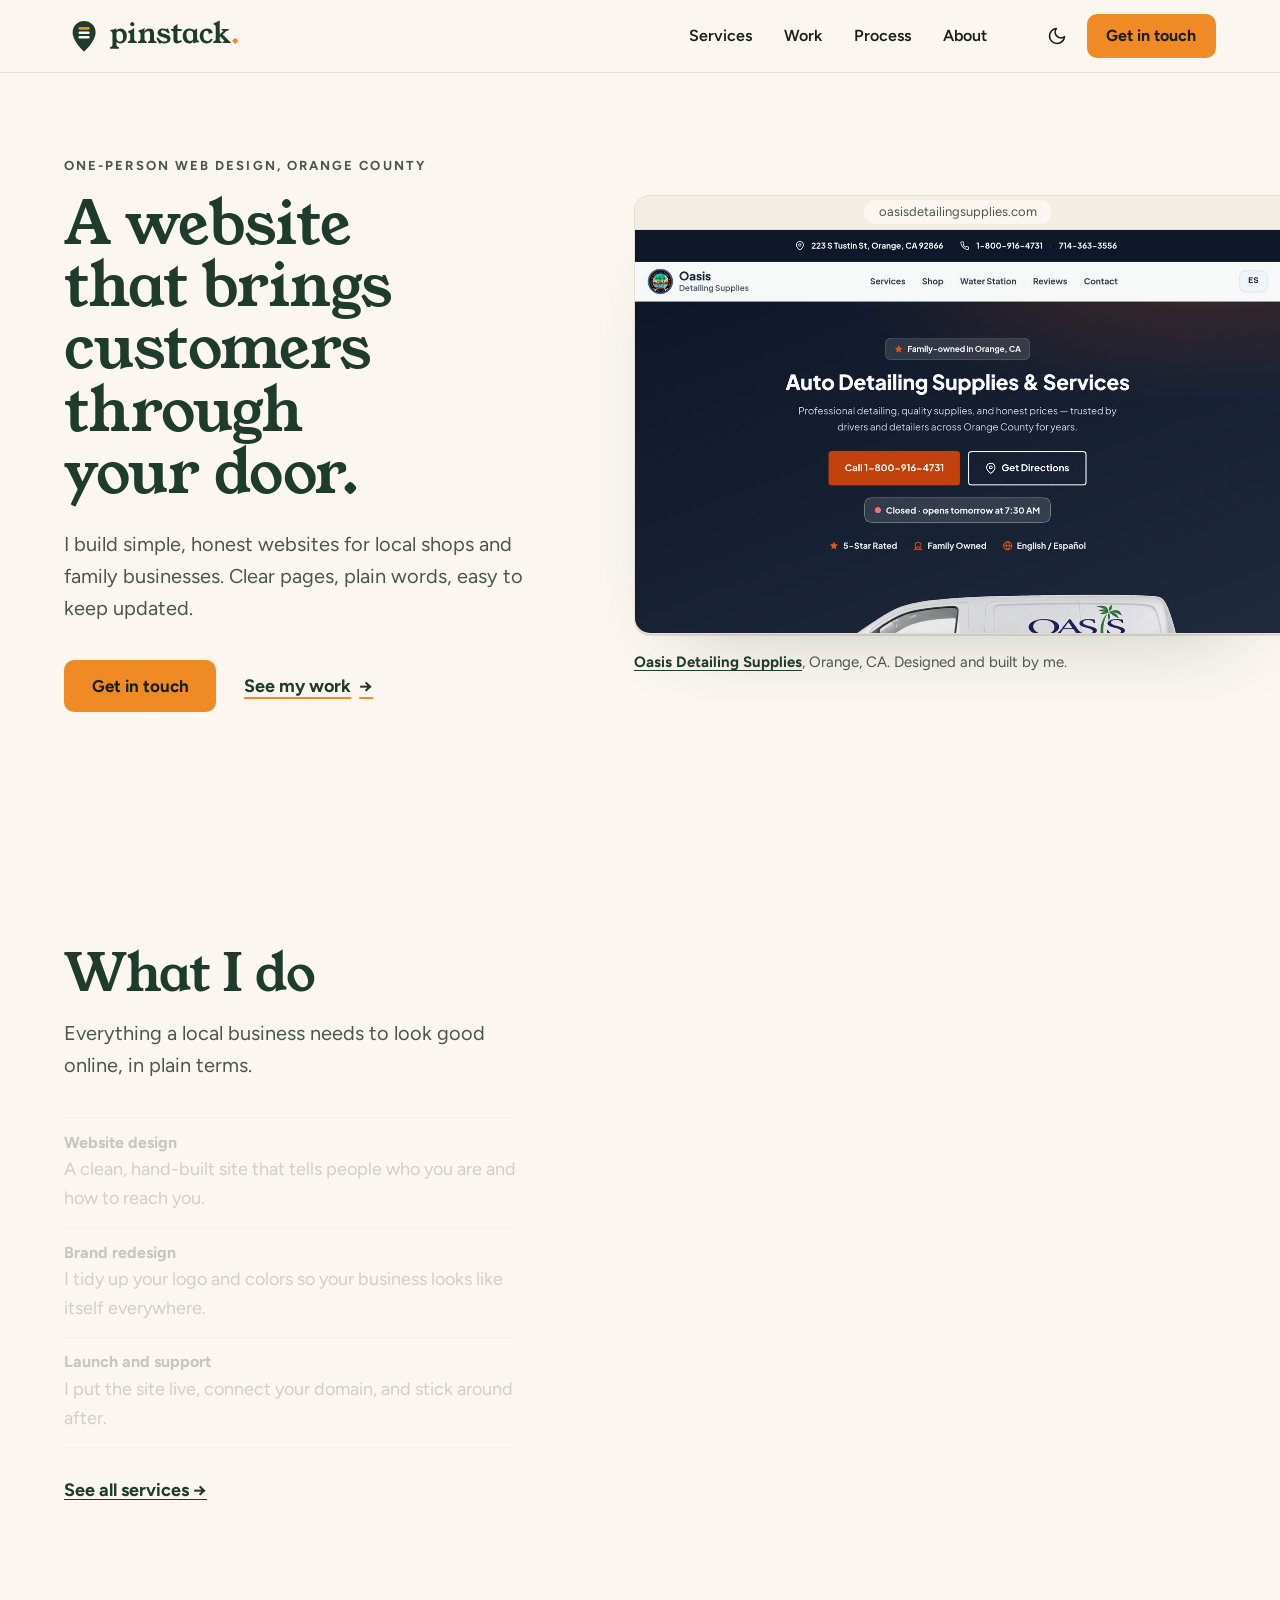
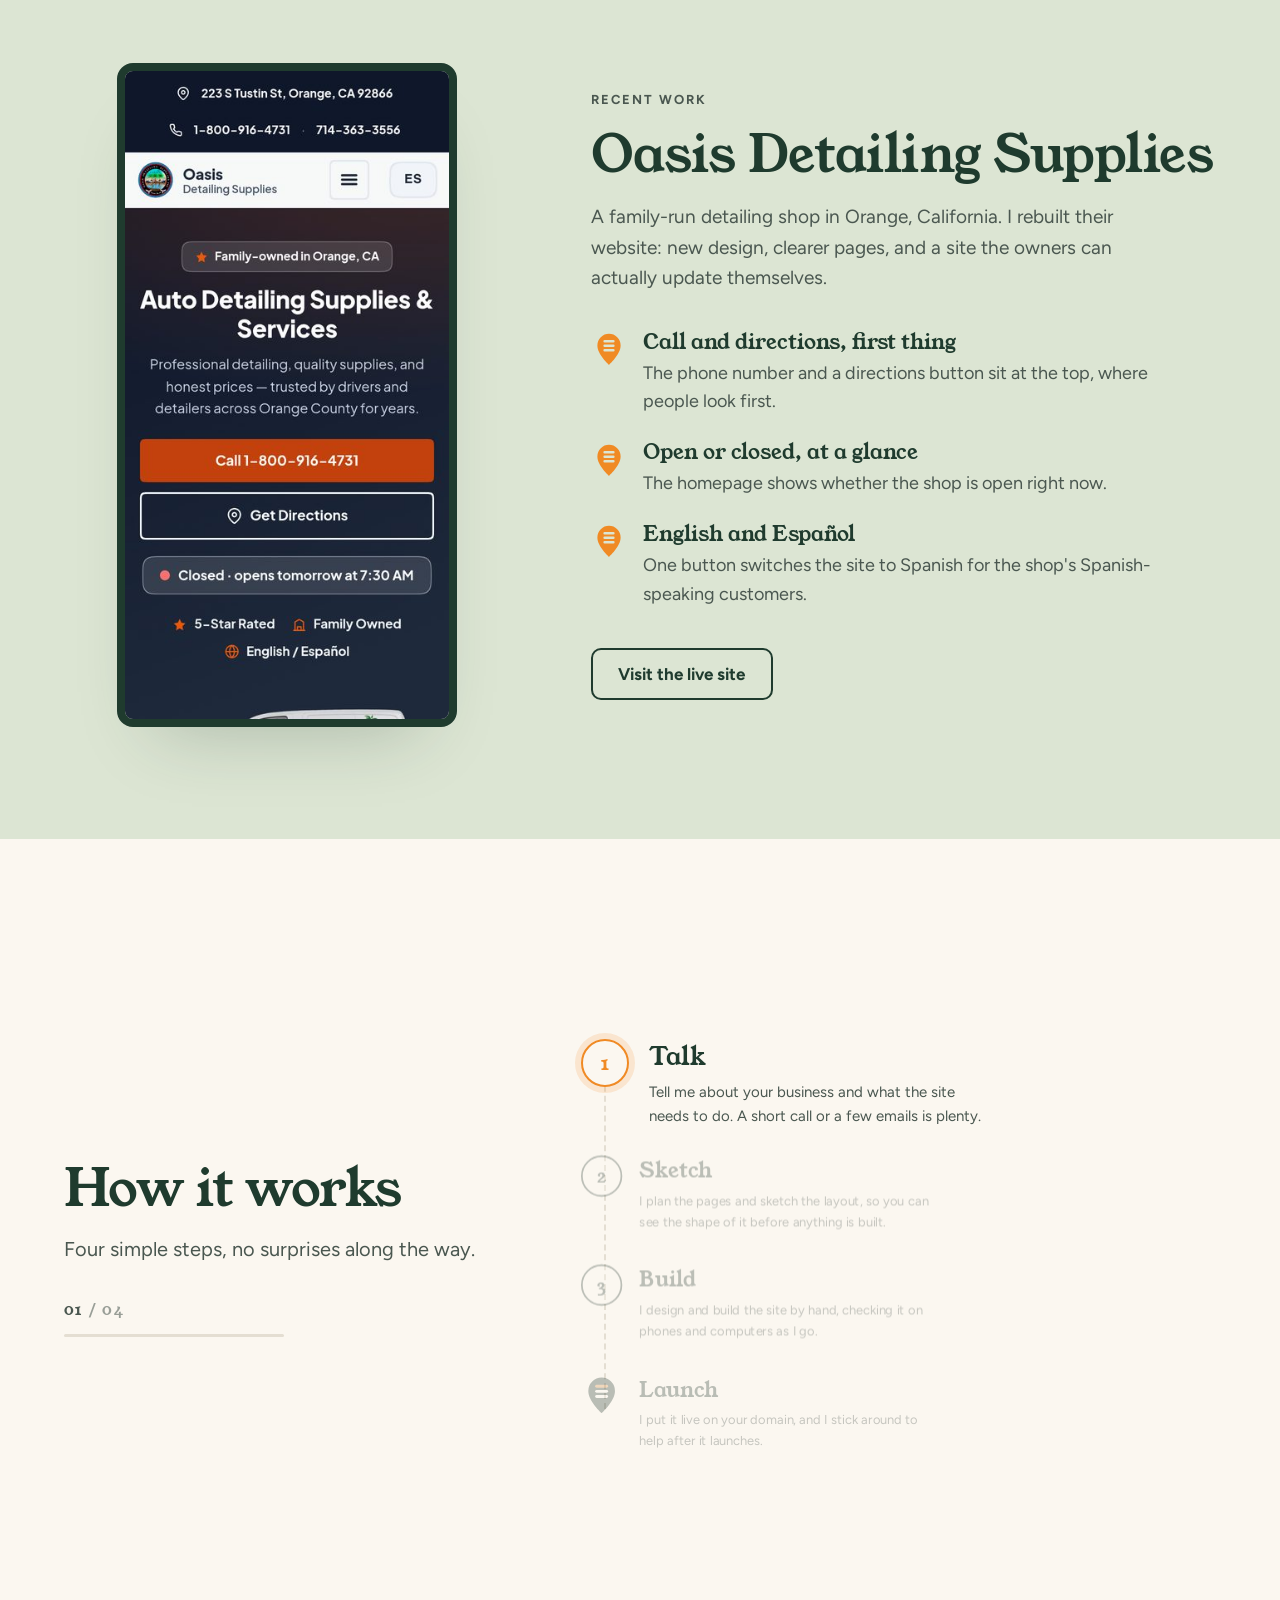
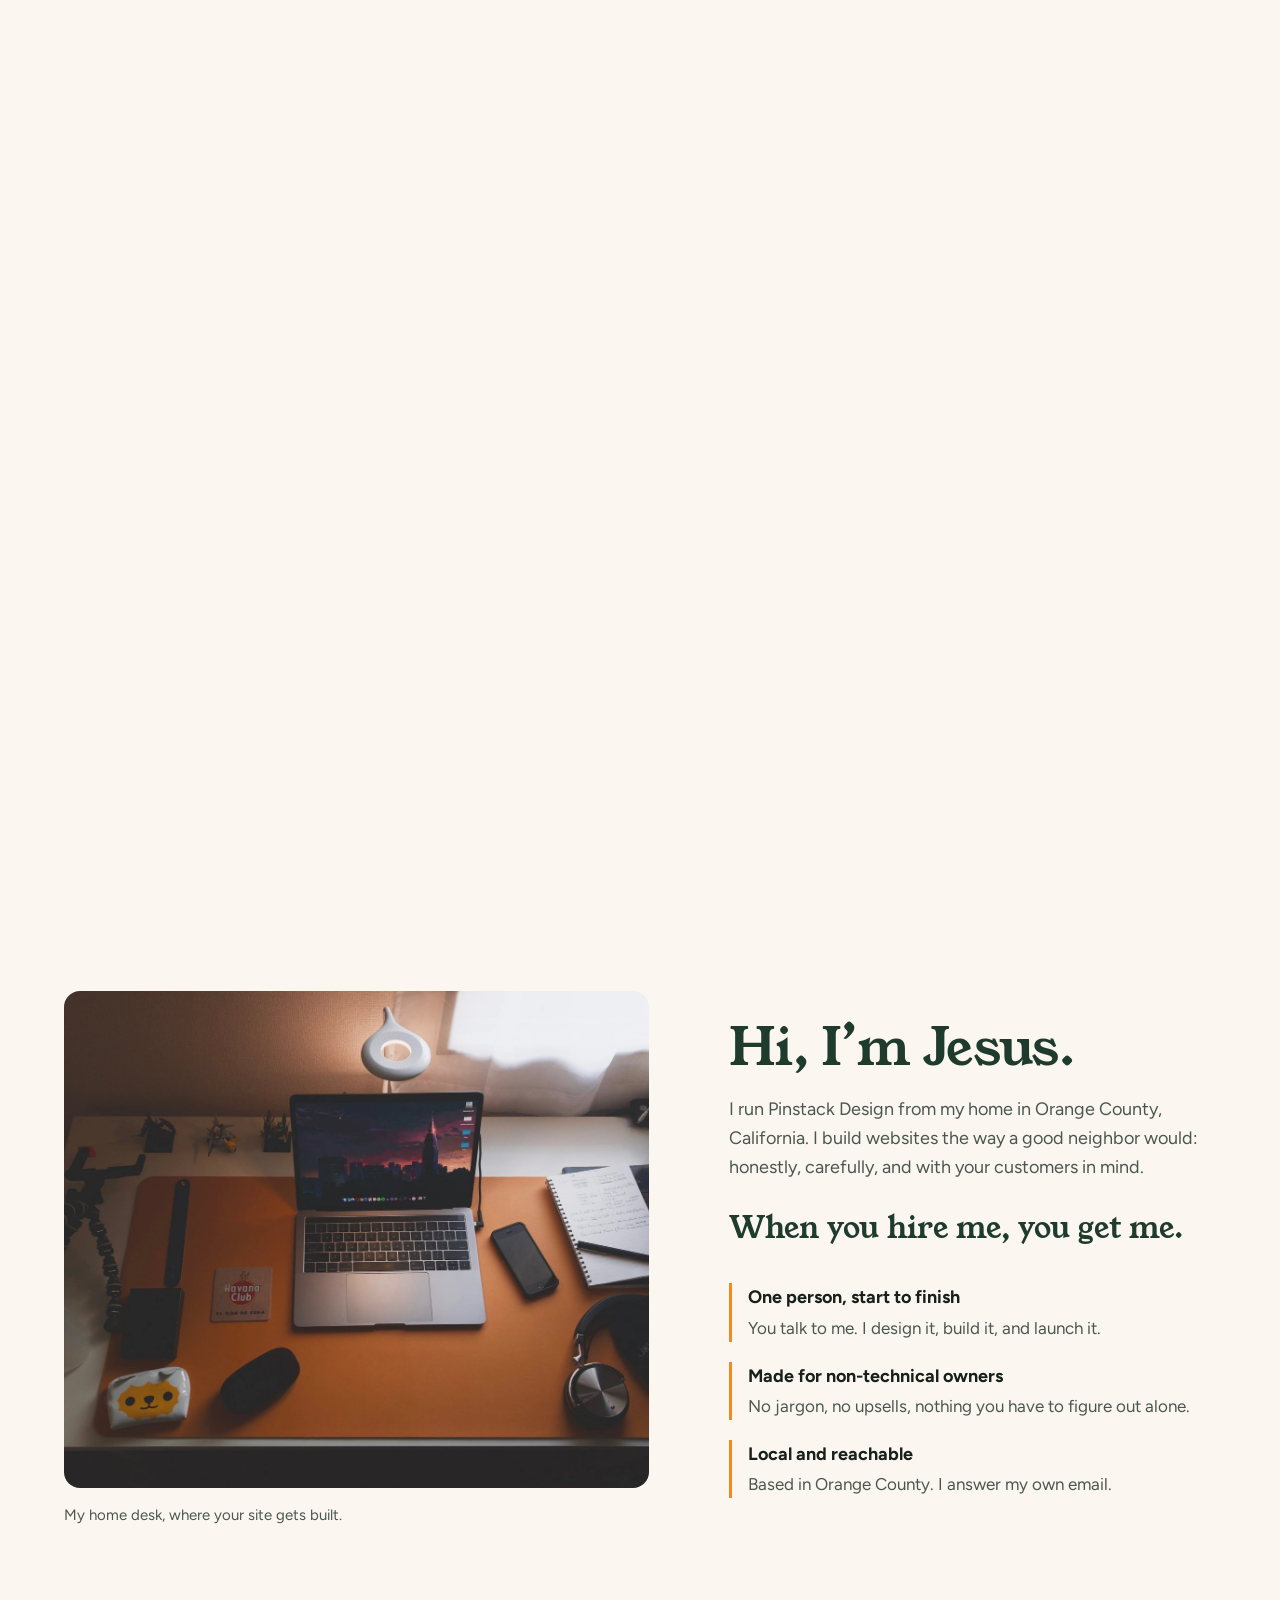
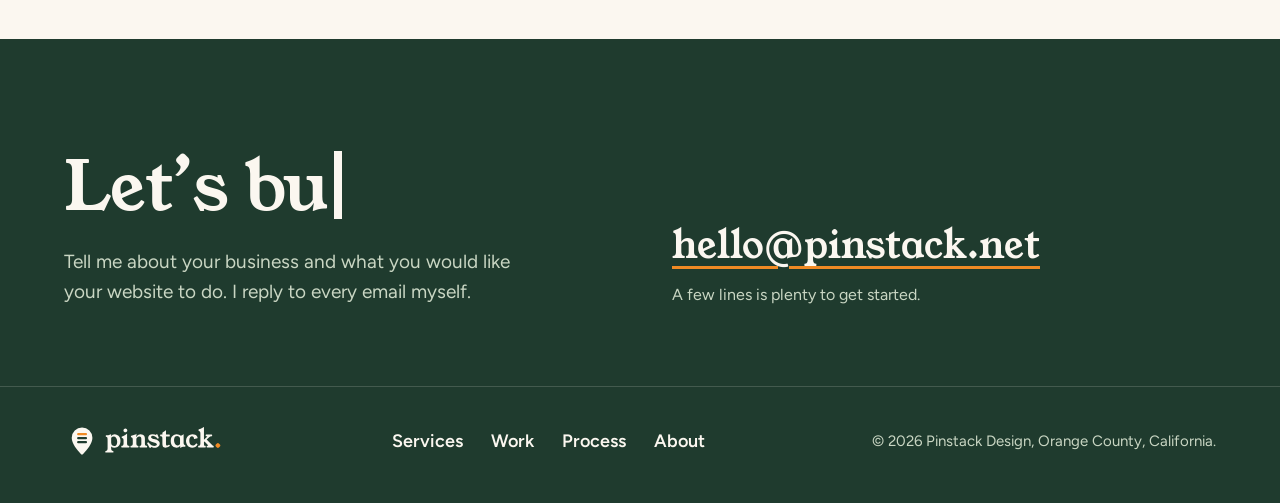
<file: index.html>
<!DOCTYPE html>
<html lang="en">
<head>
<meta charset="UTF-8">
<meta name="viewport" content="width=device-width, initial-scale=1.0, viewport-fit=cover">
<title>Pinstack Design: Websites for local businesses, built by one person</title>
<meta name="description" content="Pinstack Design is one person in Orange County, CA, building simple, honest websites for local shops and family businesses. Clear pages, plain words, easy to keep updated.">
<meta name="theme-color" content="#FBF7F0">
<meta property="og:title" content="Pinstack Design: Websites for local businesses, built by one person">
<meta property="og:description" content="Simple, honest websites for local shops and family businesses. One person, start to finish.">
<meta property="og:type" content="website">
<meta property="og:image" content="assets/work-oasis-desktop.jpg">
<link rel="icon" type="image/svg+xml" href="assets/pinstack-stacked-pin-mark.svg">
<link rel="preconnect" href="https://fonts.googleapis.com">
<link rel="preconnect" href="https://fonts.gstatic.com" crossorigin>
<link href="https://fonts.googleapis.com/css2?family=Figtree:wght@400;500;600;700&family=Young+Serif&display=swap" rel="stylesheet">
<link rel="stylesheet" href="styles.css?v=26">
<script>
/* Pre-paint theme: a saved choice wins, otherwise follow the OS. */
(function () {
  try {
    var t = localStorage.getItem("pinstack-theme");
    if (!t) t = window.matchMedia("(prefers-color-scheme: dark)").matches ? "dark" : "light";
    if (t === "dark") {
      document.documentElement.setAttribute("data-theme", "dark");
      /* Match the browser bars to the dark page before first paint */
      var m = document.querySelector('meta[name="theme-color"]');
      if (m) m.setAttribute("content", "#111814");
    }
  } catch (e) {}
})();
</script>
</head>
<body>
<a class="skip-link" href="#main">Skip to main content</a>

<header class="site-header">
  <div class="wrap header-inner">
    <a class="brand" href="#top" aria-label="Pinstack Design, back to top">
      <img src="assets/pinstack-stacked-pin-lockup.svg" data-light="assets/pinstack-stacked-pin-lockup.svg" data-dark="assets/pinstack-stacked-pin-lockup-reversed.svg" alt="Pinstack Design" width="178" height="40">
    </a>
    <nav class="desktop-nav" aria-label="Primary">
      <a href="services.html">Services</a>
      <a href="#work">Work</a>
      <a href="#process">Process</a>
      <a href="#about">About</a>
    </nav>
    <div class="header-actions">
      <button class="theme-toggle" id="themeToggle" type="button" aria-label="Switch to dark mode" aria-pressed="false">
        <svg class="icon-moon" width="20" height="20" viewBox="0 0 24 24" fill="none" stroke="currentColor" stroke-width="2" stroke-linecap="round" stroke-linejoin="round" aria-hidden="true"><path d="M21 12.8A9 9 0 1 1 11.2 3a7 7 0 0 0 9.8 9.8z"></path></svg>
        <svg class="icon-sun" width="20" height="20" viewBox="0 0 24 24" fill="none" stroke="currentColor" stroke-width="2" stroke-linecap="round" stroke-linejoin="round" aria-hidden="true"><circle cx="12" cy="12" r="4"></circle><path d="M12 2v2M12 20v2M4.9 4.9l1.4 1.4M17.7 17.7l1.4 1.4M2 12h2M20 12h2M4.9 19.1l1.4-1.4M17.7 6.3l1.4-1.4"></path></svg>
      </button>
      <a class="btn btn-small header-cta" href="#contact">Get in touch</a>
      <details class="mobile-menu">
        <summary aria-label="Open menu">
          <svg class="icon-menu" width="24" height="24" viewBox="0 0 24 24" fill="none" stroke="currentColor" stroke-width="2" stroke-linecap="round" aria-hidden="true"><line x1="4" y1="7" x2="20" y2="7"></line><line x1="4" y1="12" x2="20" y2="12"></line><line x1="4" y1="17" x2="20" y2="17"></line></svg>
          <svg class="icon-close" width="24" height="24" viewBox="0 0 24 24" fill="none" stroke="currentColor" stroke-width="2" stroke-linecap="round" aria-hidden="true"><line x1="6" y1="6" x2="18" y2="18"></line><line x1="18" y1="6" x2="6" y2="18"></line></svg>
        </summary>
        <nav aria-label="Mobile">
          <a href="services.html">Services</a>
          <a href="#work">Work</a>
          <a href="#process">Process</a>
          <a href="#about">About</a>
          <a class="btn" href="#contact">Get in touch</a>
        </nav>
      </details>
    </div>
  </div>
</header>

<main id="main">
  <span id="top" aria-hidden="true"></span>

  <!-- HERO: the claim on the left, the proof on the right -->
  <section class="hero" aria-labelledby="hero-heading">
    <div class="wrap hero-grid">
      <div class="hero-copy">
        <p class="eyebrow">One-person web design, Orange County</p>
        <h1 id="hero-heading">A website that brings customers through your door.</h1>
        <p class="lede">I build simple, honest websites for local shops and family businesses. Clear pages, plain words, easy to keep updated.</p>
        <div class="hero-ctas">
          <a class="btn" href="#contact">Get in touch</a>
          <a class="link-more" href="#work">See my work</a>
        </div>
      </div>
      <figure class="hero-shot">
        <div class="browser">
          <div class="browser-bar" aria-hidden="true"><span>oasisdetailingsupplies.com</span></div>
          <img src="assets/work-oasis-desktop.jpg" alt="The Oasis Detailing Supplies homepage, a site I designed and built" width="1280" height="800" fetchpriority="high">
        </div>
        <figcaption><a href="#work">Oasis Detailing Supplies</a>, Orange, CA. Designed and built by me.</figcaption>
      </figure>
    </div>
  </section>

  <!-- SERVICES: the pin builds itself as you scroll.
       The pin and its three stacks are the logo mark, enlarged at its exact
       proportions: each stack is a flat pill holding a service title.
       Desktop: the descriptions sit in the left column and appear as their
       stack lands (scroll-scrubbed). Phones: titles only, played once.
       The notes list is a visual duplicate, so it is aria-hidden; screen
       readers get each description inside its stack.
       Without JS (or with reduced motion) the finished state just shows. -->
  <section class="services" id="services" aria-labelledby="services-heading">
    <div class="services-track" id="servicesTrack">
      <div class="services-stage">
        <div class="wrap services-grid">
          <div class="services-head">
            <h2 id="services-heading">What I do</h2>
            <p class="section-intro">Everything a local business needs to look good online, in plain terms.</p>
            <ul class="services-notes" aria-hidden="true">
              <li class="services-note" data-i="0">
                <h3>Website design</h3>
                <p>A clean, hand-built site that tells people who you are and how to reach you.</p>
              </li>
              <li class="services-note" data-i="1">
                <h3>Brand redesign</h3>
                <p>I tidy up your logo and colors so your business looks like itself everywhere.</p>
              </li>
              <li class="services-note" data-i="2">
                <h3>Launch and support</h3>
                <p>I put the site live, connect your domain, and stick around after.</p>
              </li>
            </ul>
            <p class="services-more"><a href="services.html">See all services <span aria-hidden="true">&rarr;</span></a></p>
          </div>
          <div class="services-pin">
            <div class="pin-composition">
              <svg class="pin-backdrop" viewBox="8.5 3.7 31 41.3" preserveAspectRatio="none" aria-hidden="true" focusable="false">
                <path class="pin-body" d="M24 45S8.5 31.2 8.5 19.2a15.5 15.5 0 0 1 31 0C39.5 31.2 24 45 24 45Z"/>
              </svg>
              <ol class="service-beats" id="serviceBeats">
                <li class="service-beat stack-card" data-i="0">
                  <h3>Website design</h3>
                  <p class="visually-hidden">A clean, hand-built site that tells people who you are and how to reach you.</p>
                </li>
                <li class="service-beat stack-card" data-i="1">
                  <h3>Brand redesign</h3>
                  <p class="visually-hidden">I tidy up your logo and colors so your business looks like itself everywhere.</p>
                </li>
                <li class="service-beat stack-card" data-i="2">
                  <h3>Launch and support</h3>
                  <p class="visually-hidden">I put the site live, connect your domain, and stick around after.</p>
                </li>
              </ol>
            </div>
          </div>
        </div>
      </div>
    </div>
  </section>

  <!-- WORK: phone on the left, what changed on the right -->
  <section class="work" id="work" aria-labelledby="work-heading">
    <div class="wrap work-grid">
      <figure class="work-phone reveal">
        <img src="assets/work-oasis-phone.jpg" alt="The Oasis Detailing Supplies homepage on a phone" width="390" height="780" loading="lazy">
      </figure>
      <div class="work-copy">
        <p class="eyebrow">Recent work</p>
        <h2 id="work-heading">Oasis Detailing Supplies</h2>
        <p class="work-lede">A family-run detailing shop in Orange, California. I rebuilt their website: new design, clearer pages, and a site the owners can actually update themselves.</p>
        <ul class="changes">
          <li class="reveal">
            <h3>Call and directions, first thing</h3>
            <p>The phone number and a directions button sit at the top, where people look first.</p>
          </li>
          <li class="reveal">
            <h3>Open or closed, at a glance</h3>
            <p>The homepage shows whether the shop is open right now.</p>
          </li>
          <li class="reveal">
            <h3>English and Español</h3>
            <p>One button switches the site to Spanish for the shop's Spanish-speaking customers.</p>
          </li>
        </ul>
        <a class="btn btn-outline" href="https://oasisdetailingsupplies.com" target="_blank" rel="noopener">Visit the live site<span class="visually-hidden"> (opens in a new tab)</span></a>
      </div>
    </div>
  </section>

  <!-- PROCESS: a route with four stops, ending at the pin.
       JS can pin this into a scroll-driven stepper (see script.js);
       without JS it renders as a plain stacked route. -->
  <section class="process" id="process" aria-labelledby="process-heading">
    <div class="pin-track" id="routePin">
      <div class="pin-stage">
        <div class="wrap pin-grid">
          <div class="pin-head">
            <h2 id="process-heading">How it works</h2>
            <p class="section-intro">Four simple steps, no surprises along the way.</p>
            <p class="pin-count" aria-hidden="true"><span id="pinCurrent">01</span><span class="pin-total"> / 04</span></p>
            <div class="pin-progress" aria-hidden="true"><span id="pinBar"></span></div>
          </div>
          <ol class="route" id="routeSteps">
            <li class="stop">
              <span class="marker" aria-hidden="true">1</span>
              <h3>Talk</h3>
              <p>Tell me about your business and what the site needs to do. A short call or a few emails is plenty.</p>
            </li>
            <li class="stop">
              <span class="marker" aria-hidden="true">2</span>
              <h3>Sketch</h3>
              <p>I plan the pages and sketch the layout, so you can see the shape of it before anything is built.</p>
            </li>
            <li class="stop">
              <span class="marker" aria-hidden="true">3</span>
              <h3>Build</h3>
              <p>I design and build the site by hand, checking it on phones and computers as I go.</p>
            </li>
            <li class="stop stop-end">
              <span class="marker marker-pin" aria-hidden="true"><img class="pin-light" src="assets/pinstack-stacked-pin-mark.svg" alt="" width="48" height="48"><img class="pin-dark" src="assets/pinstack-stacked-pin-mark-reversed.svg" alt="" width="48" height="48"></span>
              <h3>Launch</h3>
              <p>I put it live on your domain, and I stick around to help after it launches.</p>
            </li>
          </ol>
        </div>
      </div>
    </div>
  </section>

  <!-- ABOUT: photo and the three promises -->
  <section class="about" id="about" aria-labelledby="about-heading">
    <div class="wrap about-grid">
      <figure class="about-figure reveal">
        <img src="assets/craft-desk.jpg" alt="My home desk: laptop, handwritten notebook, and headphones in warm lamplight" width="1200" height="800" loading="lazy">
        <figcaption>My home desk, where your site gets built.</figcaption>
      </figure>
      <div class="about-copy">
        <h2 id="about-heading">Hi, I&rsquo;m Jesus.</h2>
        <p>I run Pinstack Design from my home in Orange County, California. I build websites the way a good neighbor would: honestly, carefully, and with your customers in mind.</p>
        <p class="pull-line">When you hire me, you get me.</p>
        <dl class="promises">
          <div>
            <dt>One person, start to finish</dt>
            <dd>You talk to me. I design it, build it, and launch it.</dd>
          </div>
          <div>
            <dt>Made for non-technical owners</dt>
            <dd>No jargon, no upsells, nothing you have to figure out alone.</dd>
          </div>
          <div>
            <dt>Local and reachable</dt>
            <dd>Based in Orange County. I answer my own email.</dd>
          </div>
        </dl>
      </div>
    </div>
  </section>

  <!-- CONTACT: the email address is the button -->
  <section class="contact" id="contact" aria-labelledby="contact-heading">
    <div class="wrap contact-grid">
      <div>
        <h2 id="contact-heading">Let&rsquo;s build your site.</h2>
        <p class="contact-intro">Tell me about your business and what you would like your website to do. I reply to every email myself.</p>
      </div>
      <div class="contact-action">
        <a class="contact-email" href="mailto:hello@pinstack.net">hello@<wbr>pinstack.net</a>
        <p class="contact-note">A few lines is plenty to get started.</p>
      </div>
    </div>
  </section>
</main>

<footer class="site-footer">
  <div class="wrap footer-inner">
    <a class="brand" href="#top" aria-label="Pinstack Design, back to top">
      <img src="assets/pinstack-stacked-pin-lockup-reversed.svg" alt="Pinstack Design" width="178" height="40">
    </a>
    <nav aria-label="Footer">
      <a href="services.html">Services</a>
      <a href="#work">Work</a>
      <a href="#process">Process</a>
      <a href="#about">About</a>
    </nav>
    <p class="footer-meta">&copy; 2026 Pinstack Design, Orange County, California.</p>
  </div>
</footer>

<script src="script.js?v=13"></script>
</body>
</html>
</file>
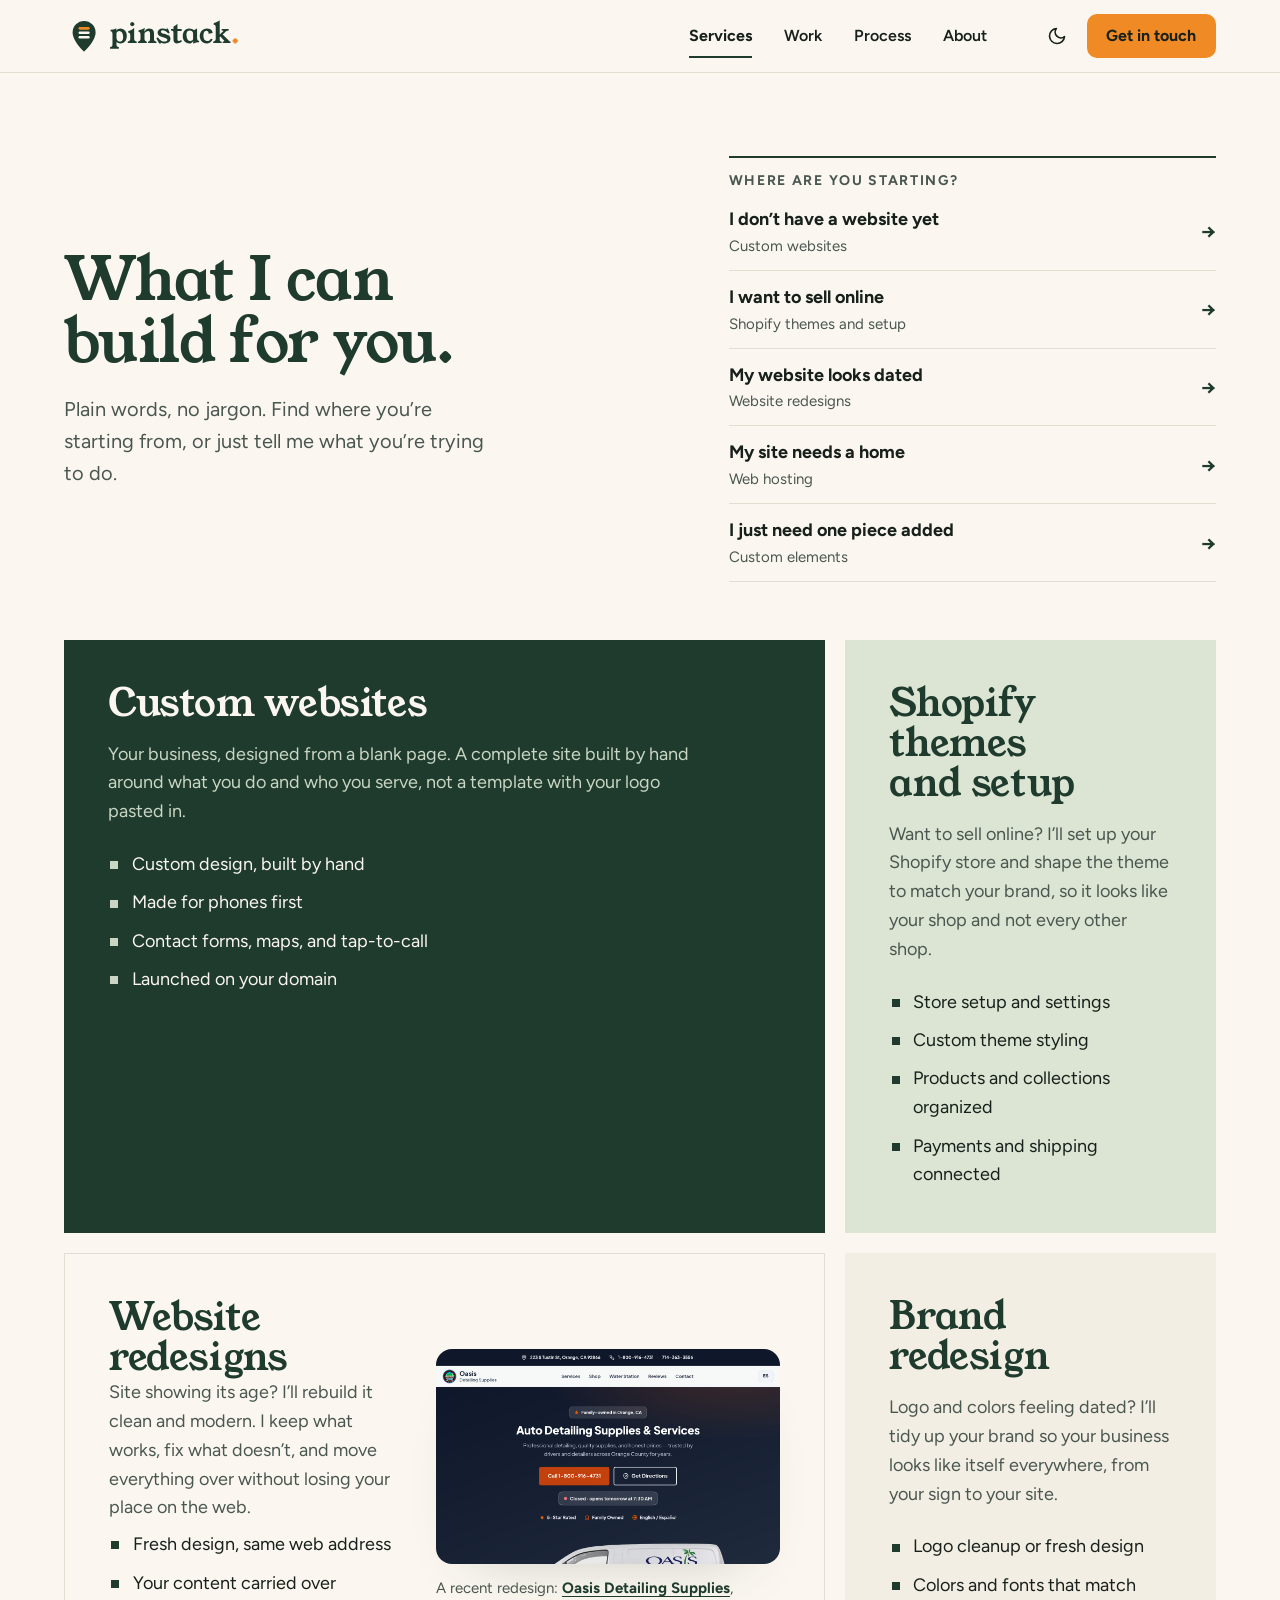
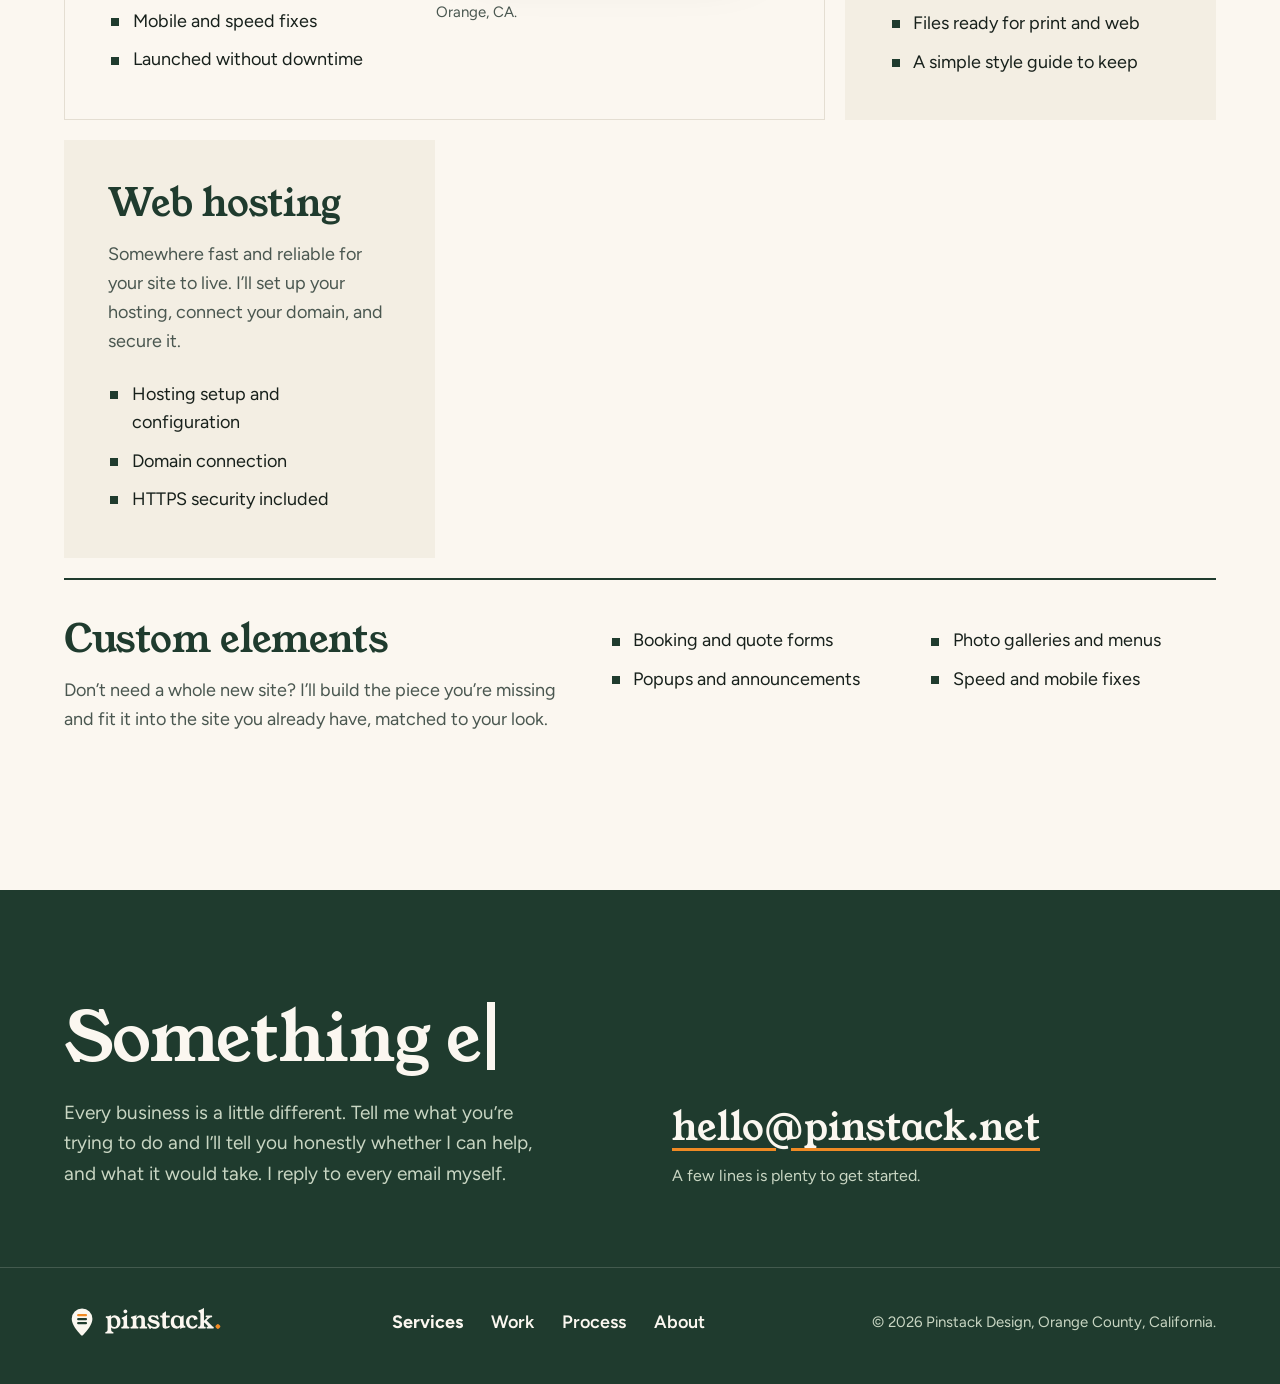
<file: services.html>
<!DOCTYPE html>
<html lang="en">
<head>
<meta charset="UTF-8">
<meta name="viewport" content="width=device-width, initial-scale=1.0, viewport-fit=cover">
<title>Services | Pinstack Design</title>
<meta name="description" content="Custom websites, Shopify setup, website redesigns, web hosting, and custom elements. One person in Orange County, CA building honest websites for local businesses.">
<meta name="theme-color" content="#FBF7F0">
<meta property="og:title" content="Services | Pinstack Design">
<meta property="og:description" content="Custom websites, Shopify setup, redesigns, and more. One person, start to finish.">
<meta property="og:type" content="website">
<meta property="og:image" content="assets/work-oasis-desktop.jpg">
<link rel="icon" type="image/svg+xml" href="assets/pinstack-stacked-pin-mark.svg">
<link rel="preconnect" href="https://fonts.googleapis.com">
<link rel="preconnect" href="https://fonts.gstatic.com" crossorigin>
<link href="https://fonts.googleapis.com/css2?family=Figtree:wght@400;500;600;700&family=Young+Serif&display=swap" rel="stylesheet">
<link rel="stylesheet" href="styles.css?v=26">
<script>
/* Pre-paint theme: a saved choice wins, otherwise follow the OS. */
(function () {
  try {
    var t = localStorage.getItem("pinstack-theme");
    if (!t) t = window.matchMedia("(prefers-color-scheme: dark)").matches ? "dark" : "light";
    if (t === "dark") {
      document.documentElement.setAttribute("data-theme", "dark");
      /* Match the browser bars to the dark page before first paint */
      var m = document.querySelector('meta[name="theme-color"]');
      if (m) m.setAttribute("content", "#111814");
    }
  } catch (e) {}
})();
</script>
</head>
<body>
<a class="skip-link" href="#main">Skip to main content</a>

<header class="site-header">
  <div class="wrap header-inner">
    <a class="brand" href="index.html#top" aria-label="Pinstack Design, home">
      <img src="assets/pinstack-stacked-pin-lockup.svg" data-light="assets/pinstack-stacked-pin-lockup.svg" data-dark="assets/pinstack-stacked-pin-lockup-reversed.svg" alt="Pinstack Design" width="178" height="40">
    </a>
    <nav class="desktop-nav" aria-label="Primary">
      <a href="services.html" aria-current="page">Services</a>
      <a href="index.html#work">Work</a>
      <a href="index.html#process">Process</a>
      <a href="index.html#about">About</a>
    </nav>
    <div class="header-actions">
      <button class="theme-toggle" id="themeToggle" type="button" aria-label="Switch to dark mode" aria-pressed="false">
        <svg class="icon-moon" width="20" height="20" viewBox="0 0 24 24" fill="none" stroke="currentColor" stroke-width="2" stroke-linecap="round" stroke-linejoin="round" aria-hidden="true"><path d="M21 12.8A9 9 0 1 1 11.2 3a7 7 0 0 0 9.8 9.8z"></path></svg>
        <svg class="icon-sun" width="20" height="20" viewBox="0 0 24 24" fill="none" stroke="currentColor" stroke-width="2" stroke-linecap="round" stroke-linejoin="round" aria-hidden="true"><circle cx="12" cy="12" r="4"></circle><path d="M12 2v2M12 20v2M4.9 4.9l1.4 1.4M17.7 17.7l1.4 1.4M2 12h2M20 12h2M4.9 19.1l1.4-1.4M17.7 6.3l1.4-1.4"></path></svg>
      </button>
      <a class="btn btn-small header-cta" href="mailto:hello@pinstack.net">Get in touch</a>
      <details class="mobile-menu">
        <summary aria-label="Open menu">
          <svg class="icon-menu" width="24" height="24" viewBox="0 0 24 24" fill="none" stroke="currentColor" stroke-width="2" stroke-linecap="round" aria-hidden="true"><line x1="4" y1="7" x2="20" y2="7"></line><line x1="4" y1="12" x2="20" y2="12"></line><line x1="4" y1="17" x2="20" y2="17"></line></svg>
          <svg class="icon-close" width="24" height="24" viewBox="0 0 24 24" fill="none" stroke="currentColor" stroke-width="2" stroke-linecap="round" aria-hidden="true"><line x1="6" y1="6" x2="18" y2="18"></line><line x1="18" y1="6" x2="6" y2="18"></line></svg>
        </summary>
        <nav aria-label="Mobile">
          <a href="services.html" aria-current="page">Services</a>
          <a href="index.html#work">Work</a>
          <a href="index.html#process">Process</a>
          <a href="index.html#about">About</a>
          <a class="btn" href="mailto:hello@pinstack.net">Get in touch</a>
        </nav>
      </details>
    </div>
  </div>
</header>

<main id="main">

  <!-- HERO: the promise on the left, "where are you starting?" on the right -->
  <section class="svc-hero" aria-labelledby="services-title">
    <div class="wrap svc-hero-grid">
      <div class="svc-hero-copy">
        <h1 id="services-title">What I can build for you.</h1>
        <p class="lede">Plain words, no jargon. Find where you&rsquo;re starting from, or just tell me what you&rsquo;re trying to do.</p>
      </div>
      <nav class="chooser" aria-labelledby="chooser-heading">
        <h2 id="chooser-heading" class="chooser-heading">Where are you starting?</h2>
        <ul>
          <li><a href="#custom-websites"><span class="chooser-need">I don&rsquo;t have a website yet</span><span class="chooser-fit">Custom websites</span></a></li>
          <li><a href="#shopify"><span class="chooser-need">I want to sell online</span><span class="chooser-fit">Shopify themes and setup</span></a></li>
          <li><a href="#redesigns"><span class="chooser-need">My website looks dated</span><span class="chooser-fit">Website redesigns</span></a></li>
          <li><a href="#hosting"><span class="chooser-need">My site needs a home</span><span class="chooser-fit">Web hosting</span></a></li>
          <li><a href="#custom-elements"><span class="chooser-need">I just need one piece added</span><span class="chooser-fit">Custom elements</span></a></li>
        </ul>
      </nav>
    </div>
  </section>

  <!-- SERVICES: six tiles, varied sizes and surfaces -->
  <section class="svc-grid-section" aria-label="Services">
    <div class="wrap svc-grid">

      <article class="svc svc--grove reveal" id="custom-websites" aria-labelledby="t-custom">
        <h2 id="t-custom">Custom websites</h2>
        <p>Your business, designed from a blank page. A complete site built by hand around what you do and who you serve, not a template with your logo pasted in.</p>
        <ul class="includes">
          <li>Custom design, built by hand</li>
          <li>Made for phones first</li>
          <li>Contact forms, maps, and tap-to-call</li>
          <li>Launched on your domain</li>
        </ul>
      </article>

      <article class="svc svc--sage reveal" id="shopify" aria-labelledby="t-shopify">
        <h2 id="t-shopify">Shopify themes and setup</h2>
        <p>Want to sell online? I&rsquo;ll set up your Shopify store and shape the theme to match your brand, so it looks like your shop and not every other shop.</p>
        <ul class="includes">
          <li>Store setup and settings</li>
          <li>Custom theme styling</li>
          <li>Products and collections organized</li>
          <li>Payments and shipping connected</li>
        </ul>
      </article>

      <article class="svc svc--proof reveal" id="redesigns" aria-labelledby="t-redesign">
        <div class="svc-proof-copy">
          <h2 id="t-redesign">Website redesigns</h2>
          <p>Site showing its age? I&rsquo;ll rebuild it clean and modern. I keep what works, fix what doesn&rsquo;t, and move everything over without losing your place on the web.</p>
          <ul class="includes">
            <li>Fresh design, same web address</li>
            <li>Your content carried over</li>
            <li>Mobile and speed fixes</li>
            <li>Launched without downtime</li>
          </ul>
        </div>
        <figure class="svc-proof-shot">
          <img src="assets/work-oasis-desktop.jpg" alt="The redesigned Oasis Detailing Supplies homepage" width="1280" height="800" loading="lazy">
          <figcaption>A recent redesign: <a href="index.html#work">Oasis Detailing Supplies</a>, Orange, CA.</figcaption>
        </figure>
      </article>

      <article class="svc svc--panel reveal" id="brand-redesign" aria-labelledby="t-brand">
        <h2 id="t-brand">Brand redesign</h2>
        <p>Logo and colors feeling dated? I&rsquo;ll tidy up your brand so your business looks like itself everywhere, from your sign to your site.</p>
        <ul class="includes">
          <li>Logo cleanup or fresh design</li>
          <li>Colors and fonts that match</li>
          <li>Files ready for print and web</li>
          <li>A simple style guide to keep</li>
        </ul>
      </article>

      <article class="svc svc--panel reveal" id="hosting" aria-labelledby="t-hosting">
        <h2 id="t-hosting">Web hosting</h2>
        <p>Somewhere fast and reliable for your site to live. I&rsquo;ll set up your hosting, connect your domain, and secure it.</p>
        <ul class="includes">
          <li>Hosting setup and configuration</li>
          <li>Domain connection</li>
          <li>HTTPS security included</li>
        </ul>
      </article>

      <article class="svc svc--wide reveal" id="custom-elements" aria-labelledby="t-elements">
        <div>
          <h2 id="t-elements">Custom elements</h2>
          <p>Don&rsquo;t need a whole new site? I&rsquo;ll build the piece you&rsquo;re missing and fit it into the site you already have, matched to your look.</p>
        </div>
        <ul class="includes includes--grid">
          <li>Booking and quote forms</li>
          <li>Photo galleries and menus</li>
          <li>Popups and announcements</li>
          <li>Speed and mobile fixes</li>
        </ul>
      </article>

    </div>
  </section>

  <!-- CONTACT: one closing ask, the email address is the button -->
  <section class="contact" id="contact" aria-labelledby="contact-heading">
    <div class="wrap contact-grid">
      <div>
        <h2 id="contact-heading">Something else in mind?</h2>
        <p class="contact-intro">Every business is a little different. Tell me what you&rsquo;re trying to do and I&rsquo;ll tell you honestly whether I can help, and what it would take. I reply to every email myself.</p>
      </div>
      <div class="contact-action">
        <a class="contact-email" href="mailto:hello@pinstack.net">hello@<wbr>pinstack.net</a>
        <p class="contact-note">A few lines is plenty to get started.</p>
      </div>
    </div>
  </section>
</main>

<footer class="site-footer">
  <div class="wrap footer-inner">
    <a class="brand" href="index.html#top" aria-label="Pinstack Design, home">
      <img src="assets/pinstack-stacked-pin-lockup-reversed.svg" alt="Pinstack Design" width="178" height="40">
    </a>
    <nav aria-label="Footer">
      <a href="services.html" aria-current="page">Services</a>
      <a href="index.html#work">Work</a>
      <a href="index.html#process">Process</a>
      <a href="index.html#about">About</a>
    </nav>
    <p class="footer-meta">&copy; 2026 Pinstack Design, Orange County, California.</p>
  </div>
</footer>

<script src="script.js?v=13"></script>
</body>
</html>
</file>
<file: styles.css>
/* Pinstack Design: one-page studio site, Grove & Citrus identity.
   Layout idea: a route on a map. The hero pairs the promise with real proof,
   the process is a line of stops that ends at the pin, and the page closes
   on a Grove band where the email address is the call to action.
   Shape rule: buttons 10px radius, framed images 16px, nothing else rounded
   (step markers are circles because they are map stops). */

:root {
  color-scheme: light;
  --bg: #FBF7F0;          /* Cream */
  --panel: #F3EEE3;       /* Cream, one step down */
  --sage: #DCE5D3;        /* Sage band */
  --grove: #1F3B2E;       /* headings, primary */
  --ink: #17201B;         /* body text */
  --muted: #4A5750;       /* 7.1:1 on Cream, 5.8:1 on Sage */
  --citrus: #F08A24;      /* accent: fills and marks only on light */
  --on-citrus: #17201B;
  --line: #E4DED2;
  --band: #1F3B2E;        /* closing band */
  --band-ink: #FBF7F0;
  --band-muted: #C9D6C3;  /* 8.1:1 on Grove */
  --shadow: rgba(31, 59, 46, .28);

  --display: "Young Serif", Georgia, "Times New Roman", serif;
  --text: "Figtree", "Segoe UI", system-ui, -apple-system, sans-serif;
  --ease: cubic-bezier(0.16, 1, 0.3, 1);
  --wrap: 1600px;           /* wide screens get room; text keeps its own ch limits */
  --gutter: clamp(1.25rem, 5vw, 4.5rem);
  --section: clamp(4.5rem, 3rem + 5vw, 8rem);
}

[data-theme="dark"] {
  color-scheme: dark;
  --bg: #111814;
  --panel: #17211C;
  --sage: #1A2520;
  --grove: #DCE5D3;       /* headings go light */
  --ink: #EEF0E8;
  --muted: #B5C0B8;       /* 9.6:1 */
  --citrus: #F59A3E;      /* 8.2:1 as text on dark */
  --on-citrus: #17201B;
  --line: #2A3830;
  --band: #1F3B2E;
  --band-ink: #FBF7F0;
  --band-muted: #C9D6C3;
  --shadow: rgba(0, 0, 0, .45);
}

*, *::before, *::after { box-sizing: border-box; }

html { scroll-behavior: smooth; scroll-padding-top: 88px; }

/* Everything outside the page content (under Safari's bottom bar, behind
   the page edges) is Grove, the footer color. The content areas paint
   their own theme background, so only the edges change.
   Tokens only, so it follows light and dark mode. */
html {
  background: var(--band);
  overscroll-behavior-y: none;
}

body {
  margin: 0;
  background: var(--band);
  overscroll-behavior-y: none;
  color: var(--ink);
  font-family: var(--text);
  font-size: 1.125rem;
  line-height: 1.6;
  -webkit-font-smoothing: antialiased;
}

/* The page itself keeps the theme background */
main { display: block; background: var(--bg); }

img { max-width: 100%; height: auto; display: block; }

.wrap { max-width: var(--wrap); margin: 0 auto; padding-inline: var(--gutter); }

.visually-hidden {
  position: absolute; width: 1px; height: 1px; padding: 0; margin: -1px;
  overflow: hidden; clip: rect(0 0 0 0); white-space: nowrap; border: 0;
}

/* ---------- Type ---------- */

h1, h2, h3 {
  font-family: var(--display);
  font-weight: 400;
  color: var(--grove);
  margin: 0;
  text-wrap: balance;
}

h1 { font-size: clamp(2.4rem, 1.5rem + 2.8vw, 4rem); line-height: 1.04; letter-spacing: -0.01em; }
h2 { font-size: clamp(2.1rem, 1.5rem + 2.2vw, 3.6rem); line-height: 1.06; letter-spacing: -0.01em; }
h3 { font-size: clamp(1.3rem, 1.15rem + .5vw, 1.6rem); line-height: 1.2; }

p { margin: 0; }

.eyebrow {
  font-size: .8125rem;
  font-weight: 700;
  letter-spacing: .16em;
  text-transform: uppercase;
  color: var(--muted);
  margin-bottom: 1rem;
}

.section-intro { color: var(--muted); font-size: 1.25rem; max-width: 40ch; margin-top: 1rem; }

section { padding-block: var(--section); }

/* ---------- Links & buttons ---------- */

a { color: var(--grove); text-underline-offset: .18em; text-decoration-thickness: 1px; }
a:hover { text-decoration-thickness: 2px; }

.btn {
  display: inline-flex;
  align-items: center;
  justify-content: center;
  gap: .5rem;
  min-height: 52px;
  padding: 0 1.6rem;
  border-radius: 10px;
  border: 2px solid var(--citrus);
  background: var(--citrus);
  color: var(--on-citrus);
  font-family: var(--text);
  font-size: 1.0625rem;
  font-weight: 700;
  text-decoration: none;
  white-space: nowrap;
  transition: transform 200ms var(--ease), box-shadow 200ms var(--ease);
}
.btn:hover { transform: translateY(-2px); box-shadow: 0 10px 22px -12px var(--shadow); text-decoration: none; }
.btn:active { transform: translateY(0); box-shadow: none; }

.btn-small { min-height: 44px; padding: 0 1.1rem; font-size: 1rem; }

.btn-outline { background: transparent; border-color: var(--grove); color: var(--grove); }
.btn-outline:hover { background: var(--grove); color: var(--bg); }

.link-more {
  display: inline-flex;
  align-items: center;
  min-height: 52px;
  font-weight: 700;
  color: var(--grove);
  text-decoration: underline;
  text-decoration-color: var(--citrus);
  text-decoration-thickness: 2px;
  text-underline-offset: .3em;
}
.link-more::after { content: "\2192"; margin-left: .45em; transition: transform 200ms var(--ease); }
.link-more:hover::after { transform: translateX(4px); }

:focus-visible { outline: 3px solid var(--citrus); outline-offset: 3px; border-radius: 4px; }

.skip-link {
  position: absolute; left: 1rem; top: -4rem; z-index: 100;
  background: var(--grove); color: var(--bg);
  padding: .75rem 1.25rem; border-radius: 10px; font-weight: 700; text-decoration: none;
}
.skip-link:focus { top: 1rem; }

/* ---------- Header ---------- */

.site-header {
  position: sticky; top: 0; z-index: 50;
  /* Solid, not translucent: Safari samples this sticky bar to tint the area
     around the Dynamic Island, and it only matches if the color is opaque. */
  background: var(--bg);
  border-bottom: 1px solid var(--line);
  /* viewport-fit=cover lets the page run under the notch: keep the bar
     clear of the Dynamic Island / status bar. (Milo's addition.) */
  padding-top: env(safe-area-inset-top, 0px);
}

.header-inner { display: flex; align-items: center; justify-content: space-between; gap: 1.5rem; min-height: 72px; }
.brand { display: block; flex: none; }
.brand img { height: 40px; width: auto; }

.desktop-nav { display: none; gap: 2rem; }
.desktop-nav a {
  display: inline-flex; align-items: center; min-height: 44px;
  font-weight: 600; font-size: 1rem; color: var(--ink); text-decoration: none;
  background: linear-gradient(var(--citrus), var(--citrus)) no-repeat 0 85% / 0 2px;
  transition: background-size 250ms var(--ease);
}
.desktop-nav a:hover { background-size: 100% 2px; }

.header-actions { display: flex; align-items: center; gap: .5rem; }
.header-cta { display: none; }

.theme-toggle, .mobile-menu summary {
  display: inline-grid; place-items: center;
  width: 44px; height: 44px; padding: 0;
  border: 0; border-radius: 10px; background: transparent; color: var(--ink);
  cursor: pointer; transition: background-color 200ms var(--ease);
}
.theme-toggle:hover, .mobile-menu summary:hover { background: var(--panel); }
.theme-toggle .icon-sun { display: none; }
[data-theme="dark"] .theme-toggle .icon-sun { display: block; }
[data-theme="dark"] .theme-toggle .icon-moon { display: none; }

.mobile-menu { position: relative; }
.mobile-menu summary { list-style: none; }
.mobile-menu summary::-webkit-details-marker { display: none; }
.mobile-menu .icon-close { display: none; }
.mobile-menu[open] .icon-menu { display: none; }
.mobile-menu[open] .icon-close { display: block; }
.mobile-menu nav {
  position: absolute; right: 0; top: calc(100% + .5rem);
  min-width: 232px; padding: .75rem;
  display: grid; gap: .25rem;
  background: var(--bg); border: 1px solid var(--line); border-radius: 10px;
  box-shadow: 0 18px 40px -18px var(--shadow);
}
.mobile-menu nav a:not(.btn) {
  display: flex; align-items: center; min-height: 48px; padding: 0 1rem;
  color: var(--ink); font-weight: 600; text-decoration: none; border-radius: 10px;
}
.mobile-menu nav a:not(.btn):hover { background: var(--panel); }
.mobile-menu nav .btn { margin-top: .25rem; }
.mobile-menu[open] nav { animation: menu-in 220ms var(--ease); }
@keyframes menu-in { from { opacity: 0; translate: 0 -6px; } }

/* ---------- Hero ---------- */

.hero { padding-block: clamp(3rem, 2rem + 4vw, 5.5rem) clamp(4rem, 3rem + 4vw, 6.5rem); overflow: hidden; }

.hero-grid { display: grid; gap: 3rem; align-items: center; }

.hero-copy { max-width: 34rem; }
.hero-copy h1 { max-width: 15ch; }
.lede { color: var(--muted); font-size: 1.25rem; max-width: 36ch; margin-top: 1.5rem; }
.hero-ctas { display: flex; flex-wrap: wrap; align-items: center; gap: .75rem 1.75rem; margin-top: 2.25rem; }

.hero-shot { margin: 0; }
.browser {
  border-radius: 16px;
  overflow: hidden;
  background: var(--panel);
  border: 1px solid var(--line);
  box-shadow: 0 40px 80px -48px var(--shadow), 0 2px 0 var(--line);
}
.browser-bar {
  display: flex; align-items: center; justify-content: center;
  height: 34px; padding: 0 1rem;
  background: var(--panel); border-bottom: 1px solid var(--line);
  font-size: .8125rem; color: var(--muted);
}
.browser-bar span {
  padding: .1rem .9rem; border-radius: 10px; background: var(--bg);
  max-width: 100%; overflow: hidden; text-overflow: ellipsis; white-space: nowrap;
}
.browser img { width: 100%; aspect-ratio: 16 / 10; object-fit: cover; object-position: top; }
.hero-shot figcaption { margin-top: 1rem; font-size: .9375rem; color: var(--muted); }
.hero-shot figcaption a { font-weight: 700; }

/* ---------- Services ---------- */

/* ---------- Services: the pin builds itself ----------
   The pin is the logo mark enlarged at its exact proportions. In the
   48-unit mark the pin spans x 8.5-39.5, y 3.7-45 (31 x 41.3) and each
   stack is a flat full pill 15 x 3.4 at x 16.5, y 12 / 18 / 24. Here
   .pin-composition is a box with the pin's aspect ratio (the SVG viewBox
   is cropped to the pin) and each stack card sits at those coordinates,
   scaled to 125% with tightened spacing:

     left 19.75%  width 60.5%  height 10.3%  top 19.9 / 32.4 / 44.9%

   Stacks hold the service title only, sized in cqw so text scales with
   the pin. The whole pin always shows top to tip; on phones it is wider
   than the screen and its sides bleed off. On desktop the descriptions
   live in the left column (.services-notes) and fade in with their stack.

   Desktop: .is-choreo (set from JS) turns the section into a tall track
   with a sticky stage; --p (0..1) zooms the pin in, then lands one stack
   per scroll beat. Mobile: .is-mobile-play zooms once and fills the
   stacks on a timer. Without either class the finished state shows:
   no-JS and reduced-motion safe. */

.services { overflow-x: clip; }
.services-grid { display: grid; grid-template-columns: minmax(0, 1fr); gap: 2.5rem; }
.services-more { margin-top: 2rem; }
.services-more a { font-weight: 700; }

/* Desktop-only notes: one row per stack, same order. */
.services-notes { display: none; list-style: none; margin: 2.25rem 0 0; padding: 0; max-width: 40ch; }
.services-note { padding-block: .9rem; border-top: 1px solid var(--line); }
.services-note:last-child { border-bottom: 1px solid var(--line); }
.services-note h3 { font-family: inherit; font-size: 1rem; font-weight: 700; letter-spacing: 0; margin: 0 0 .2rem; }
.services-note p { margin: 0; color: var(--muted); }

.services-pin { position: relative; min-width: 0; }
.pin-composition {
  --pin-w: clamp(400px, 124vw, 560px);
  position: relative;
  width: var(--pin-w);
  /* Centered even when wider than the column (bleeds off both sides). */
  margin-inline: calc((100% - var(--pin-w)) / 2);
  aspect-ratio: 31 / 41.3;
  container: pin / inline-size;
}
.pin-backdrop {
  position: absolute; inset: 0; z-index: 0;
  width: 100%; height: 100%;
  overflow: visible;
  pointer-events: none;
}
.pin-backdrop .pin-body { fill: #1F3B2E; }
[data-theme="dark"] .pin-backdrop .pin-body { fill: #FBF7F0; }

.service-beats {
  position: absolute; inset: 0; z-index: 1;
  list-style: none; margin: 0; padding: 0;
}
/* The logo's stacks, scaled to 125% for presence: 60.5 x 10.3 units,
   same 5.88 ratio, centered (left 19.75%), spacing tightened between them. */
.stack-card {
  position: absolute;
  left: 19.75%; width: 60.5%; height: 10.3%;
  top: 19.9%;
  display: grid; place-items: center;
  padding: 0 3cqw;
  border-radius: 999px;
  background: #FBF7F0; color: #17201B;
  white-space: nowrap; overflow: hidden;
}
.stack-card[data-i="1"] { top: 32.4%; }
.stack-card[data-i="2"] { top: 44.9%; }
.stack-card h3 {
  font-family: var(--text); font-weight: 700;
  font-size: 4.6cqw; line-height: 1; margin: 0;
  color: inherit; text-align: center;
}
.stack-card[data-i="0"] { background: #F08A24; color: #17201B; }
[data-theme="dark"] .stack-card[data-i="1"],
[data-theme="dark"] .stack-card[data-i="2"] { background: #1F3B2E; color: #FBF7F0; }

@media (min-width: 900px) {
  .services-grid { grid-template-columns: minmax(0, 5fr) minmax(0, 7fr); gap: 4rem; align-items: center; }
  .services-notes { display: block; }
  .services-more { margin-top: 1.75rem; }
  /* The whole pin fits the column and the viewport below the header. */
  .pin-composition {
    --pin-w: clamp(440px, min(100%, calc((100svh - 72px - 4rem) * 31 / 41.3)), 620px);
  }

  .services.is-choreo { padding-block: 0; }
  .services.is-choreo .services-track { height: 260vh; }
  .services.is-choreo .services-stage {
    position: sticky; top: 72px;
    height: calc(100vh - 72px); height: calc(100svh - 72px);
    display: flex; align-items: center;
    overflow: clip;
  }
  .services.is-choreo .services-stage > .wrap { width: 100%; }

  /* The whole composition zooms into place over the first 15% of the track. */
  .services.is-choreo .services-pin {
    --pz: clamp(0, calc(var(--p, 0) / 0.15), 1);
    transform: scale(calc(0.55 + 0.45 * var(--pz))) translateY(calc(40px * (1 - var(--pz))));
    opacity: var(--pz);
  }
  /* Each stack lands across its own beat; its note fades in with it. */
  .services.is-choreo [data-i="0"] { --sp: clamp(0, calc((var(--p, 0) - 0.22) / 0.13), 1); }
  .services.is-choreo [data-i="1"] { --sp: clamp(0, calc((var(--p, 0) - 0.44) / 0.13), 1); }
  .services.is-choreo [data-i="2"] { --sp: clamp(0, calc((var(--p, 0) - 0.66) / 0.13), 1); }
  .services.is-choreo .stack-card {
    opacity: var(--sp, 1);
    transform: scale(calc(0.85 + 0.15 * var(--sp, 1))) translateY(calc(24px * (1 - var(--sp, 1))));
  }
  .services.is-choreo .services-note {
    opacity: calc(0.25 + 0.75 * var(--sp, 1));
  }
}

/* Mobile play: the composition zooms once at 30% visibility, cards fill
   180ms apart. No track, no sticky, no scroll locking. */
.services.is-mobile-play .services-pin {
  transform: scale(0.92); opacity: 0;
  transition: transform 0.55s var(--ease), opacity 0.45s ease-out;
}
.services.is-mobile-play .services-pin.is-zoomed { transform: none; opacity: 1; }
.services.is-mobile-play .stack-card {
  opacity: 0; transform: translateY(24px) scale(0.96);
  transition: opacity 0.45s ease-out, transform 0.5s var(--ease);
}
.services.is-mobile-play .stack-card.is-in { opacity: 1; transform: none; }

/* ---------- Services page ----------
   Layout: the hero answers "which one do I need?" with a chooser that jumps
   to the right tile. Five services, five tiles with different sizes and
   surfaces (Grove, Sage, the Oasis redesign as proof, Cream panel, a wide
   row), so the page reads as a menu, not a stack of identical blocks.
   Tiles are square-cornered; only the framed screenshot is rounded (16px).
   Citrus stays on the primary button, so the tiles use Grove marks. */

.svc-hero { padding-block: clamp(3rem, 2rem + 4vw, 5.5rem) clamp(2.5rem, 2rem + 2vw, 4rem); }
.svc-hero-grid { display: grid; gap: 2.5rem; align-items: center; }
.svc-hero-copy h1 { max-width: 12ch; }
.svc-hero-copy .lede { color: var(--muted); font-size: 1.25rem; max-width: 34ch; margin-top: 1.25rem; }

.chooser { border-top: 2px solid var(--grove); }
.chooser-heading {
  font-family: var(--text); font-size: .875rem; font-weight: 700;
  letter-spacing: .12em; text-transform: uppercase; color: var(--muted);
  padding-block: 1rem .25rem; margin: 0;
}
.chooser ul { list-style: none; margin: 0; padding: 0; }
.chooser li { border-bottom: 1px solid var(--line); }
.chooser a {
  display: grid; grid-template-columns: minmax(0, 1fr) auto; align-items: center;
  column-gap: 1rem; min-height: 64px; padding-block: .75rem;
  text-decoration: none; color: var(--ink);
}
.chooser a::after {
  content: "\2192"; grid-column: 2; grid-row: 1 / span 2; color: var(--grove); font-weight: 700; font-size: 1.25rem;
  transition: transform 450ms var(--ease);
}
.chooser-need { grid-column: 1; font-weight: 700; font-size: 1.125rem; }
.chooser-fit { grid-column: 1; color: var(--muted); font-size: .9375rem; }
.chooser a:hover .chooser-need { text-decoration: underline; text-decoration-thickness: 2px; text-underline-offset: .2em; }
.chooser a:hover::after { transform: translateX(6px); }

.svc-grid-section { padding-top: 0; }
.svc-grid { display: grid; gap: 1rem; }
.svc { padding: clamp(1.75rem, 1.2rem + 2vw, 2.75rem); display: grid; gap: 1rem; align-content: start; scroll-margin-top: 96px; }
.svc h2 { font-size: clamp(1.75rem, 1.4rem + 1.2vw, 2.4rem); }
.svc > p, .svc-proof-copy > p, .svc--wide p { color: var(--muted); max-width: 50ch; }

.svc--grove { background: var(--band); color: var(--band-ink); }
.svc--grove h2 { color: var(--band-ink); }
.svc--grove > p { color: var(--band-muted); }
.svc--grove .includes li { color: var(--band-ink); }
.svc--grove .includes li::before { background: var(--band-muted); }

.svc--sage { background: var(--sage); }
.svc--panel { background: var(--panel); }
.svc--proof { border: 1px solid var(--line); background: var(--bg); }
.svc--wide { border-top: 2px solid var(--grove); padding-inline: 0; }
.svc--wide > div { display: grid; gap: 1rem; }

.svc-proof-shot { margin: 0; }
.svc-proof-shot img {
  width: 100%; border-radius: 16px; aspect-ratio: 16 / 10; object-fit: cover; object-position: top;
  box-shadow: 0 30px 60px -40px var(--shadow);
}
.svc-proof-shot figcaption { margin-top: .75rem; font-size: .9375rem; color: var(--muted); }
.svc-proof-shot figcaption a { font-weight: 700; }

.includes { list-style: none; margin: .5rem 0 0; padding: 0; display: grid; gap: .6rem; }
.includes li { position: relative; padding-left: 1.5rem; color: var(--ink); }
/* Small square map-stop markers, not arrows: these are items, not links */
.includes li::before {
  content: ""; position: absolute; left: .15rem; top: .62em;
  width: .5rem; height: .5rem; background: var(--grove);
}
.includes--grid { gap: .6rem 2rem; }

/* Current-page marker: Grove underline (Citrus text would fail contrast on Cream) */
.desktop-nav a[aria-current="page"] { font-weight: 700; box-shadow: inset 0 -2px 0 var(--grove); }
.mobile-menu nav a[aria-current="page"] { font-weight: 700; box-shadow: inset 3px 0 0 var(--grove); }
.site-footer nav a[aria-current="page"] { color: var(--band-ink); font-weight: 700; }

@media (prefers-reduced-motion: no-preference) {
  html.js .svc-grid .reveal:nth-child(2) { transition-delay: 80ms; }
  html.js .svc-grid .reveal:nth-child(4) { transition-delay: 80ms; }
}

@media (min-width: 720px) {
  .includes--grid { grid-template-columns: repeat(2, minmax(0, 1fr)); }
}

@media (min-width: 960px) {
  .svc-hero-grid { grid-template-columns: minmax(0, 6fr) minmax(0, 5fr); gap: 5rem; }
  .svc-grid { grid-template-columns: repeat(3, minmax(0, 1fr)); gap: 1.25rem; }
  .svc--grove { grid-column: span 2; }
  .svc--proof { grid-column: span 2; grid-template-columns: minmax(0, 5fr) minmax(0, 6fr); gap: 2.5rem; align-items: center; }
  .svc--wide { grid-column: 1 / -1; grid-template-columns: minmax(0, 5fr) minmax(0, 6fr); gap: 2.5rem; align-items: start; padding-top: 2.5rem; }
  .svc--wide .includes--grid { margin-top: .4rem; }
}

/* ---------- Work ---------- */

.work { background: var(--sage); }
.work-grid { display: grid; gap: 3rem; align-items: center; }

.work-phone { margin: 0; justify-self: center; width: min(100%, 260px); }
.work-phone img {
  width: 100%;
  border-radius: 16px;
  border: 8px solid var(--grove);
  box-shadow: 0 40px 70px -40px var(--shadow);
}
[data-theme="dark"] .work-phone img { border-color: #0B110E; }

.work-lede { color: var(--muted); font-size: 1.1875rem; max-width: 44ch; margin-top: 1.25rem; }

.changes { list-style: none; margin: 2.25rem 0 2.5rem; padding: 0; display: grid; gap: 1.5rem; }
.changes li { display: grid; grid-template-columns: 2.25rem minmax(0, 1fr); column-gap: 1rem; }
.changes li::before {
  content: "";
  grid-row: span 2;
  width: 2.25rem; height: 2.25rem; margin-top: .1rem;
  background: var(--citrus);
  -webkit-mask: url("data:image/svg+xml,%3Csvg%20xmlns%3D%22http%3A//www.w3.org/2000/svg%22%20viewBox%3D%220%200%2048.0%2048.0%22%20width%3D%2248%22%20height%3D%2248%22%20role%3D%22img%22%20aria-label%3D%22Pinstack%20Design%22%3E%3Ctitle%3EPinstack%20Design%3C/title%3E%3Cpath%20fill-rule%3D%22evenodd%22%20d%3D%22M24%2045S8.5%2031.2%208.5%2019.2a15.5%2015.5%200%200%201%2031%200C39.5%2031.2%2024%2045%2024%2045ZM18.2%2012h11.6a1.7%201.7%200%200%201%200%203.4h-11.6a1.7%201.7%200%200%201%200%20-3.4ZM18.2%2018h11.6a1.7%201.7%200%200%201%200%203.4h-11.6a1.7%201.7%200%200%201%200%20-3.4ZM18.2%2024h11.6a1.7%201.7%200%200%201%200%203.4h-11.6a1.7%201.7%200%200%201%200%20-3.4Z%22%20fill%3D%22%23000%22/%3E%3C/svg%3E") center / contain no-repeat;
          mask: url("data:image/svg+xml,%3Csvg%20xmlns%3D%22http%3A//www.w3.org/2000/svg%22%20viewBox%3D%220%200%2048.0%2048.0%22%20width%3D%2248%22%20height%3D%2248%22%20role%3D%22img%22%20aria-label%3D%22Pinstack%20Design%22%3E%3Ctitle%3EPinstack%20Design%3C/title%3E%3Cpath%20fill-rule%3D%22evenodd%22%20d%3D%22M24%2045S8.5%2031.2%208.5%2019.2a15.5%2015.5%200%200%201%2031%200C39.5%2031.2%2024%2045%2024%2045ZM18.2%2012h11.6a1.7%201.7%200%200%201%200%203.4h-11.6a1.7%201.7%200%200%201%200%20-3.4ZM18.2%2018h11.6a1.7%201.7%200%200%201%200%203.4h-11.6a1.7%201.7%200%200%201%200%20-3.4ZM18.2%2024h11.6a1.7%201.7%200%200%201%200%203.4h-11.6a1.7%201.7%200%200%201%200%20-3.4Z%22%20fill%3D%22%23000%22/%3E%3C/svg%3E") center / contain no-repeat;
}
.changes h3 { font-size: 1.3rem; }
.changes p { color: var(--muted); margin-top: .25rem; max-width: 46ch; }

/* ---------- Process: a route of four stops ---------- */

.route { list-style: none; margin: 3.5rem 0 0; padding: 0; display: grid; gap: 2.5rem; position: relative; }
.stop { position: relative; padding-left: 4.25rem; }
.stop h3 { margin-bottom: .5rem; }
.stop p { color: var(--muted); font-size: 1.0625rem; max-width: 34ch; }

.marker {
  position: absolute; left: 0; top: -.2rem;
  width: 3rem; height: 3rem; border-radius: 50%;
  display: grid; place-items: center;
  font-family: var(--display); font-size: 1.25rem;
  background: var(--bg); color: var(--grove);
  border: 2px solid var(--grove);
  z-index: 1;
}
.marker-pin { border: 0; background: transparent; }
.marker-pin img { width: 3rem; height: 3rem; }
.marker-pin .pin-dark { display: none; }
[data-theme="dark"] .marker-pin .pin-light { display: none; }
[data-theme="dark"] .marker-pin .pin-dark { display: block; }

/* The dashed route line: vertical on phones, horizontal from 900px */
.route::before {
  content: "";
  position: absolute; left: calc(1.5rem - 1px); top: 1.5rem; bottom: 3rem;
  border-left: 2px dashed var(--line);
}

/* ---------- Pinned route stepper ----------
   When JS enables it (.pin-enabled on the section), .pin-track supplies
   the scroll distance and .pin-stage sticks to the viewport while the four
   stops take focus one by one. Without JS — or with reduced motion, or on
   a short viewport — the section renders as the normal stacked route. */
.pin-track { position: relative; }
/* Explicit background: the stage is transparent by default, and iOS Safari
   can sample the body (Grove) behind a stuck sticky layer for its bottom
   bar tint instead of the main background showing through it. */
.pin-stage { position: relative; background: var(--bg); }

html.js .process.pin-enabled { padding-block: 0; }
html.js .process.pin-enabled .pin-track { height: 360vh; }
html.js .process.pin-enabled .pin-stage {
  position: relative;
  /* Stop short of the bottom edge. A pinned layer touching the bottom
     makes iOS Safari paint its bottom bar solid (Grove) instead of
     staying transparent over the page. */
  height: calc(100vh - 5rem);
  height: calc(100svh - 5rem);
  display: flex;
  align-items: center;
  overflow: hidden;
}
/* Sticky is only applied while the pin is engaged: a sticky element merely
   entering the viewport makes iOS Safari paint its bottom bar solid green.
   JS toggles .is-pinned when the track reaches the top of the viewport. */
html.js .process.pin-enabled .pin-stage.is-pinned {
  position: sticky;
  top: 0;
}
html.js .process.pin-enabled .wrap { width: 100%; }

/* The focused stop renders full-size; the rest sit back smaller. */
html.js .process.pin-enabled .route { margin-top: 2.25rem; gap: 1.5rem; }
html.js .process.pin-enabled .stop {
  opacity: .3;
  transform: scale(.86);
  transform-origin: left center;
  filter: saturate(.7);
  transition:
    opacity .5s var(--ease),
    transform .5s var(--ease),
    filter .5s var(--ease);
}
html.js .process.pin-enabled .stop p { font-size: .9375rem; }
html.js .process.pin-enabled .stop.is-past { opacity: .55; transform: scale(.92); }
html.js .process.pin-enabled .stop.is-active { opacity: 1; transform: scale(1); filter: none; }
html.js .process.pin-enabled .stop.is-past .marker {
  background: var(--grove);
  border-color: var(--grove);
  color: var(--bg);
}
html.js .process.pin-enabled .stop.is-active .marker {
  border-color: var(--citrus);
  color: var(--citrus);
  box-shadow: 0 0 0 6px rgba(240, 138, 36, .16);
}

/* Step counter + progress fill: orientation while pinned.
   Hidden unless the stepper is active. */
.pin-count, .pin-progress { display: none; }
html.js .process.pin-enabled .pin-count {
  display: block;
  margin: 2rem 0 0;
  font-family: var(--display);
  font-size: 1rem;
  letter-spacing: .08em;
  color: var(--muted);
}
html.js .process.pin-enabled .pin-count .pin-total { opacity: .55; }
html.js .process.pin-enabled .pin-progress {
  display: block;
  margin-top: .75rem;
  max-width: 220px;
  height: 3px;
  border-radius: 3px;
  background: var(--line);
  overflow: hidden;
}
html.js .process.pin-enabled .pin-progress span {
  display: block;
  height: 100%;
  border-radius: 3px;
  background: var(--citrus);
  transform: scaleX(0);
  transform-origin: left center;
}

/* Desktop pinned layout: heading left, vertical route right, so the
   tall stage stays full instead of floating in empty space. */
@media (min-width: 960px) {
  html.js .process.pin-enabled .pin-grid {
    display: grid;
    grid-template-columns: minmax(0, 5fr) minmax(0, 7fr);
    gap: 4rem;
    align-items: center;
  }
  html.js .process.pin-enabled .route {
    grid-template-columns: 1fr;
    margin-top: 0;
  }
  html.js .process.pin-enabled .route::before {
    left: calc(1.5rem - 1px);
    right: auto;
    top: 1.5rem;
    bottom: 3rem;
    border-top: 0;
    border-left: 2px dashed var(--line);
  }
  html.js .process.pin-enabled .stop { padding-left: 4.25rem; padding-top: 0; }
  html.js .process.pin-enabled .marker { top: -.2rem; }
}

/* ---------- About ---------- */

.about-grid { display: grid; gap: 3rem; align-items: center; }
.about-figure { margin: 0; }
.about-figure img { width: 100%; border-radius: 16px; aspect-ratio: 4 / 3.4; object-fit: cover; }
.about-figure figcaption { margin-top: .9rem; font-size: .9375rem; color: var(--muted); }

.about-copy > p { color: var(--muted); max-width: 48ch; margin-top: 1.25rem; }
.about-copy > .pull-line {
  font-family: var(--display); color: var(--grove);
  font-size: clamp(1.5rem, 1.2rem + 1vw, 1.9rem); line-height: 1.25;
  margin-top: 1.75rem;
}

.promises { margin: 2.25rem 0 0; display: grid; gap: 1.25rem; }
.promises div { border-left: 3px solid var(--citrus); padding-left: 1rem; }
.promises dt { font-weight: 700; color: var(--ink); }
.promises dd { margin: .15rem 0 0; color: var(--muted); font-size: 1.0625rem; }

/* ---------- Contact + footer: one closing band ---------- */

.contact { background: var(--band); color: var(--band-ink); padding-bottom: clamp(3.5rem, 2.5rem + 3vw, 5rem); }
.contact h2 { color: var(--band-ink); font-size: clamp(2.5rem, 1.6rem + 3.4vw, 4.25rem); max-width: 12ch; }
.contact-grid { display: grid; gap: 2.5rem; align-items: end; }
.contact-intro { color: var(--band-muted); font-size: 1.1875rem; max-width: 40ch; margin-top: 1.5rem; }

.contact-action { display: grid; gap: .9rem; justify-items: start; }
.contact-email {
  font-family: var(--display);
  font-size: clamp(1.5rem, 1rem + 1.9vw, 2.4rem);
  line-height: 1.15;
  color: var(--band-ink);
  text-decoration: underline;
  text-decoration-color: var(--citrus);
  text-decoration-thickness: 3px;
  text-underline-offset: .22em;
  transition: text-decoration-color 200ms var(--ease), color 200ms var(--ease);
}
.contact-email:hover { color: #F59A3E; text-decoration-color: var(--band-ink); }
.contact-note { color: var(--band-muted); font-size: 1rem; }
.contact :focus-visible { outline-color: var(--citrus); }

/* Typewriter caret for the contact heading: blinks while typing and
   keeps blinking after the text is done. Added by JS only. */
.type-caret {
  display: inline-block;
  width: 0.11em; height: 1em;
  margin-left: 0.1em;
  vertical-align: -0.14em;
  background: currentColor;
  animation: type-caret-blink 1.06s steps(1) infinite;
}
@keyframes type-caret-blink {
  0%, 55% { opacity: 1; }
  56%, 100% { opacity: 0; }
}

.site-footer { background: var(--band); color: var(--band-muted); }
.footer-inner {
  display: flex; flex-wrap: wrap; align-items: center; justify-content: space-between;
  gap: 1.25rem 2rem; padding-block: 2rem 2.5rem;
  border-top: 1px solid rgba(251, 247, 240, .16);
}
/* Let the footer run under the iPhone's bottom bar and home indicator */
.site-footer { padding-bottom: env(safe-area-inset-bottom, 0px); }
.footer-inner { padding-bottom: calc(2.5rem + env(safe-area-inset-bottom, 0px)); }
.site-footer .brand img { height: 36px; }
.site-footer nav { display: flex; flex-wrap: wrap; gap: .25rem 1.75rem; }
.site-footer nav a {
  display: inline-flex; align-items: center; min-height: 44px;
  color: var(--band-ink); font-weight: 600; text-decoration: none;
}
.site-footer nav a:hover { text-decoration: underline; text-decoration-color: var(--citrus); text-decoration-thickness: 2px; }
.footer-meta { font-size: .9375rem; width: 100%; }

/* ---------- Motion (JS adds .js; content is fully visible without it) ---------- */

@media (prefers-reduced-motion: no-preference) {
  .hero-copy > *, .hero-shot {
    animation: rise 700ms var(--ease) both;
  }
  .hero-copy > :nth-child(2) { animation-delay: 60ms; }
  .hero-copy > :nth-child(3) { animation-delay: 120ms; }
  .hero-copy > :nth-child(4) { animation-delay: 180ms; }
  .hero-shot { animation-delay: 160ms; animation-duration: 900ms; }

  html.js .reveal { opacity: 0; translate: 0 18px; transition: opacity 600ms var(--ease), translate 600ms var(--ease); }
  html.js .reveal.is-visible { opacity: 1; translate: 0 0; }
}
@keyframes rise { from { opacity: 0; translate: 0 22px; } }

@media (prefers-reduced-motion: reduce) {
  html { scroll-behavior: auto; }
  *, *::before, *::after { animation: none !important; transition: none !important; }
}

/* ---------- Breakpoints ---------- */

@media (min-width: 720px) {
  .route { grid-template-columns: repeat(2, minmax(0, 1fr)); column-gap: 3rem; }
  .route::before { display: none; }
}

@media (min-width: 960px) {
  .desktop-nav { display: flex; }
  .header-cta { display: inline-flex; }
  .mobile-menu { display: none; }
  .header-inner { gap: 2rem; }
  .desktop-nav { margin-left: auto; margin-right: 1rem; }

  .hero-grid { grid-template-columns: minmax(0, 1fr) minmax(0, 1.15fr); gap: 4rem; }
  .hero-shot { margin-right: calc(-1 * var(--gutter) - max(0px, (100vw - var(--wrap)) / 2)); }
  .hero-shot .browser { border-top-right-radius: 0; border-bottom-right-radius: 0; border-right: 0; }
  .hero-shot figcaption { padding-right: var(--gutter); }

  .work-grid { grid-template-columns: minmax(0, 5fr) minmax(0, 7fr); gap: 5rem; }
  .work-phone { width: min(100%, 340px); }

  /* Horizontal route: stops sit on one dashed line, the last stop is the pin */
  .route { grid-template-columns: repeat(4, minmax(0, 1fr)); column-gap: 2.5rem; }
  .route::before {
    display: block;
    left: 1.5rem; right: calc(25% - 1rem); top: 1.5rem; bottom: auto;
    border-left: 0; border-top: 2px dashed var(--line);
  }
  .stop { padding-left: 0; padding-top: 4.75rem; }
  .marker { top: 0; }

  .about-grid { grid-template-columns: minmax(0, 6fr) minmax(0, 5fr); gap: 5rem; }

  .contact-grid { grid-template-columns: minmax(0, 1fr) minmax(0, 1fr); gap: 4rem; }
  .footer-meta { width: auto; }
}
</file>
